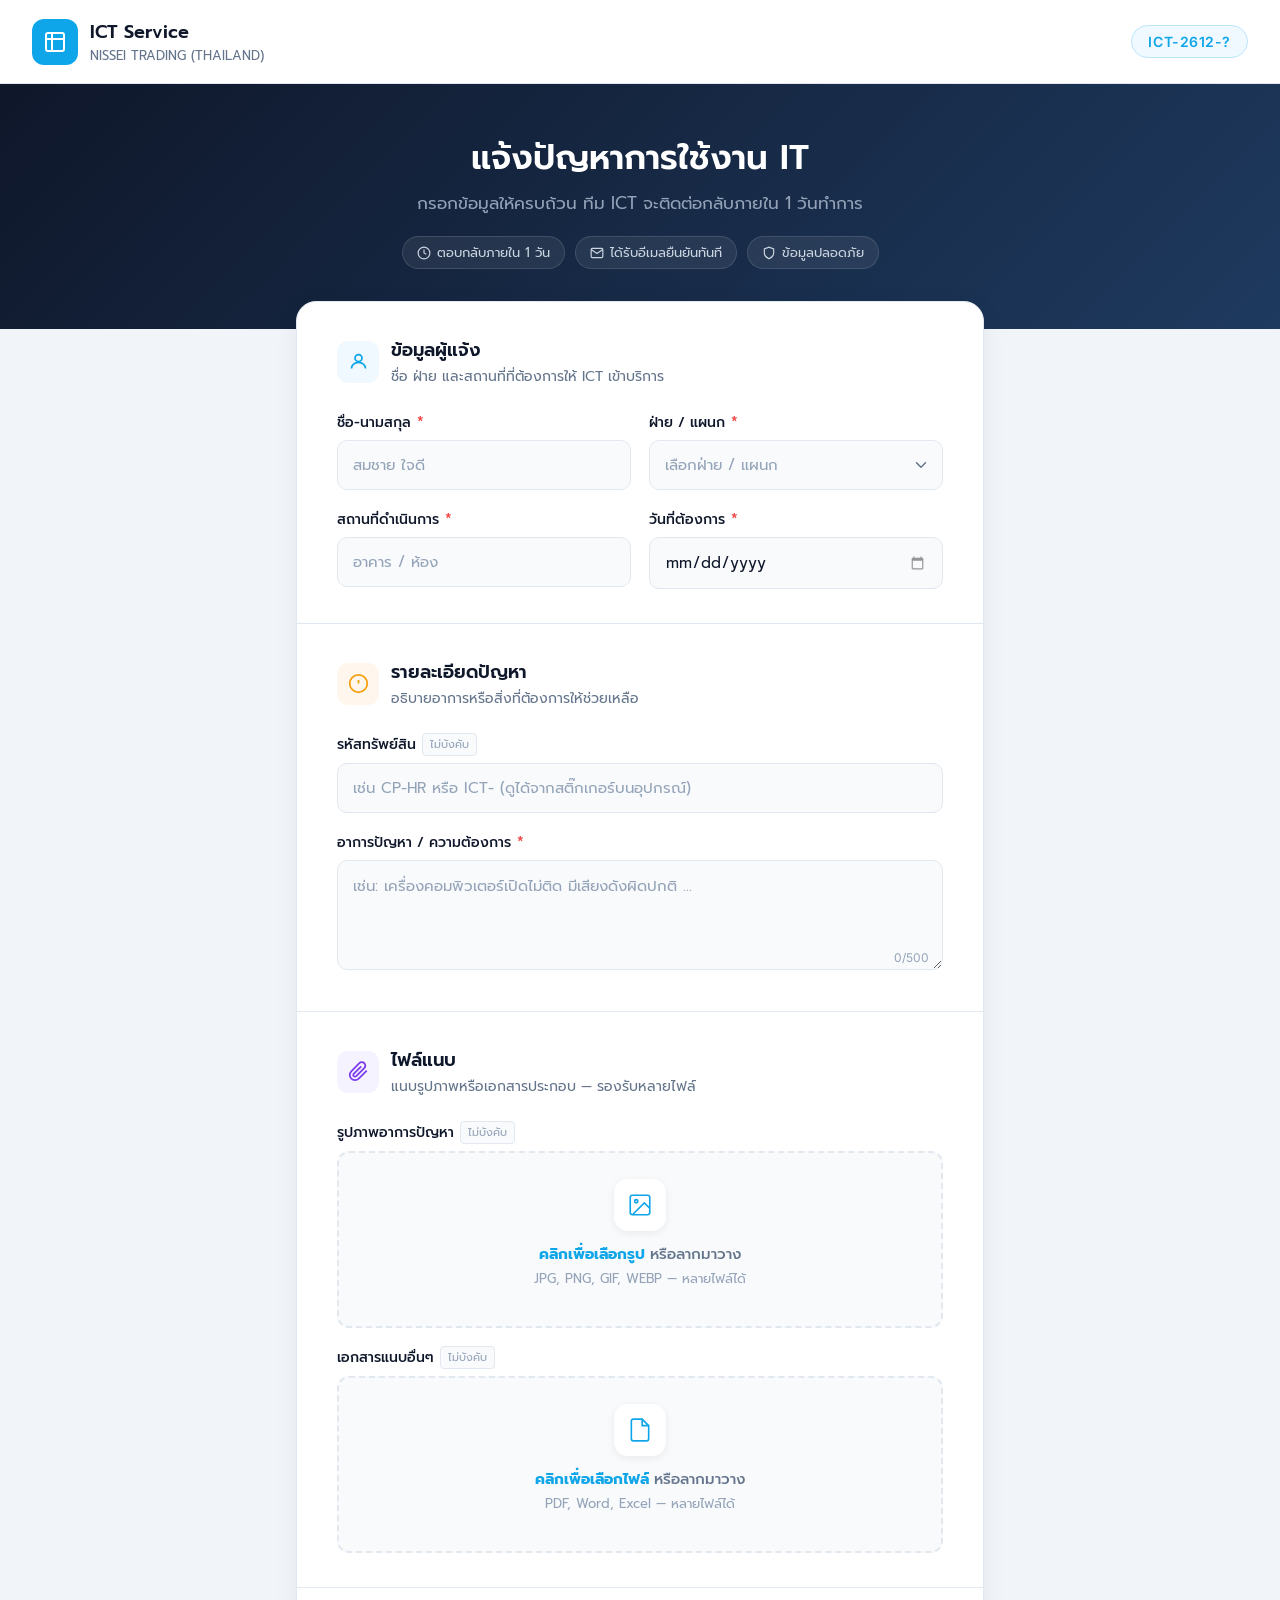
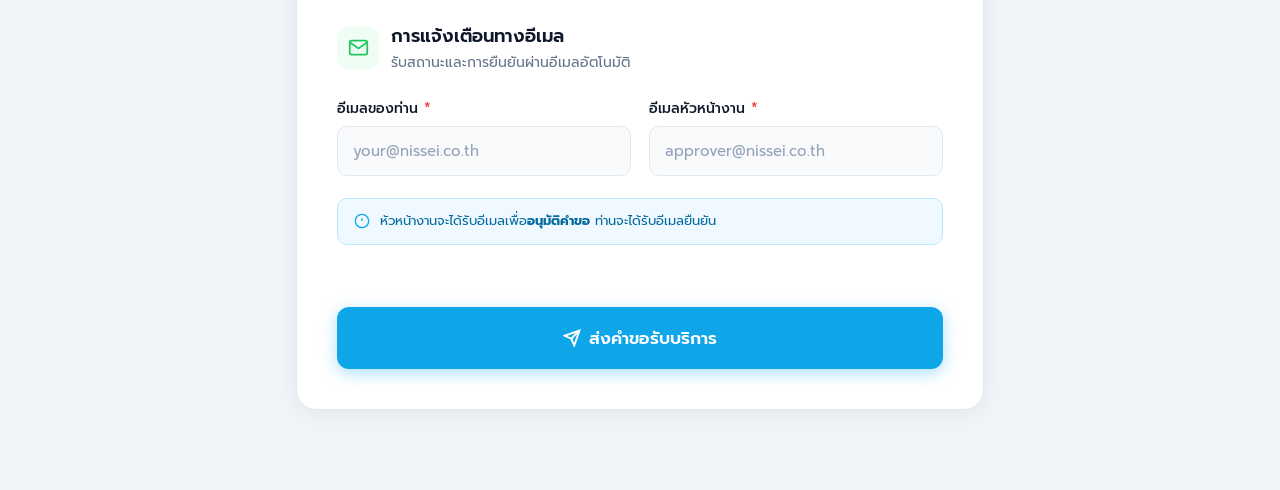
<file: index.html>
<!DOCTYPE html>
<html lang="th">
<head>
<meta charset="UTF-8">
<meta name="viewport" content="width=device-width, initial-scale=1.0">
<title>แจ้งปัญหา ICT</title>
<link href="https://fonts.googleapis.com/css2?family=Prompt:wght@300;400;500;600&family=Inter:wght@400;500;600&display=swap" rel="stylesheet">
<link rel="stylesheet" href="css/index.css">
</head>
<body>

<div id="progressBar"></div>

<!-- Top Header -->
<div class="top-header">
  <div class="brand">
    <div class="brand-icon">
      <svg viewBox="0 0 24 24" fill="none" xmlns="http://www.w3.org/2000/svg">
        <path d="M9 3H5a2 2 0 0 0-2 2v4m6-6h10a2 2 0 0 1 2 2v4M9 3v18m0 0h10a2 2 0 0 0 2-2V9M9 21H5a2 2 0 0 1-2-2V9m0 0h18" stroke="white" stroke-width="2" stroke-linecap="round"/>
      </svg>
    </div>
    <div>
      <div class="brand-name">ICT Service</div>
      <div class="brand-sub">NISSEI TRADING (THAILAND)</div>
    </div>
  </div>
  <div class="ticket-tag" id="ticketTag">กำลังโหลด...</div>
</div>

<!-- Hero -->
<div class="hero">
  <h1>แจ้งปัญหาการใช้งาน IT</h1>
  <p>กรอกข้อมูลให้ครบถ้วน ทีม ICT จะติดต่อกลับภายใน 1 วันทำการ</p>
  <div class="hero-chips">
    <div class="hero-chip">
      <svg width="12" height="12" viewBox="0 0 24 24" fill="none" stroke="currentColor" stroke-width="2"><circle cx="12" cy="12" r="10"/><polyline points="12 6 12 12 16 14"/></svg>
      ตอบกลับภายใน 1 วัน
    </div>
    <div class="hero-chip">
      <svg width="12" height="12" viewBox="0 0 24 24" fill="none" stroke="currentColor" stroke-width="2"><path d="M4 4h16c1.1 0 2 .9 2 2v12c0 1.1-.9 2-2 2H4c-1.1 0-2-.9-2-2V6c0-1.1.9-2 2-2z"/><polyline points="22,6 12,13 2,6"/></svg>
      ได้รับอีเมลยืนยันทันที
    </div>
    <div class="hero-chip">
      <svg width="12" height="12" viewBox="0 0 24 24" fill="none" stroke="currentColor" stroke-width="2"><path d="M12 22s8-4 8-10V5l-8-3-8 3v7c0 6 8 10 8 10z"/></svg>
      ข้อมูลปลอดภัย
    </div>
  </div>
</div>

<!-- Form -->
<div class="form-wrap">
  <div class="card" id="mainCard">
    <div id="formView">

      <!-- Section 1: ผู้แจ้ง -->
      <div class="section" id="s1">
        <div class="section-head">
          <div class="section-icon blue">
            <svg viewBox="0 0 24 24" fill="none" stroke="#0EA5E9" stroke-width="2"><circle cx="12" cy="8" r="4"/><path d="M4 20c0-4 3.6-7 8-7s8 3 8 7"/></svg>
          </div>
          <div>
            <div class="section-title">ข้อมูลผู้แจ้ง</div>
            <div class="section-desc">ชื่อ ฝ่าย และสถานที่ที่ต้องการให้ ICT เข้าบริการ</div>
          </div>
        </div>
        <div class="fields">
          <div class="row2">
            <div class="field">
              <label>ชื่อ-นามสกุล <span class="req">*</span></label>
              <input type="text" id="requester_name" placeholder="สมชาย ใจดี" required>
            </div>
            <div class="field">
              <label>ฝ่าย / แผนก <span class="req">*</span></label>
              <select id="department" required>
                <option value="" disabled selected>เลือกฝ่าย / แผนก</option>
                <option value="EOP">EOP</option>
                <option value="ACC/FN">ACC/FN</option>
                <option value="QAQC">QAQC</option>
                <option value="ST">ST</option>
                <option value="QS">QS</option>
                <option value="Store">Store</option>
                <option value="การตลาด">การตลาด</option>
                <option value="Sale&EN">Sale&EN</option>
                <option value="R&D">R&D</option>
                <option value="PU">PU</option>
                <option value="PC">PC</option>
                <option value="HR">HR</option>
                <option value="GA">GA</option>
                <option value="IM-EX">IM-EX</option>
                <option value="ICT">ICT</option>
                <option value="PD/Injection">PD/Injection</option>
                <option value="PD/Dip molding">PD/Dip molding</option>
                <option value="PD/Extrusion">PD/Extrusion</option>
                <option value="PD/Packing">PD/Packing</option>
                <option value="PD/Dip coating">PD/Dip coating</option>
                <option value="PE">PE</option>
                <option value="PE/MA">PE/MA</option>
                <option value="Other">Other</option>
              </select>
            </div>
          </div>
          <div class="row2">
            <div class="field">
              <label>สถานที่ดำเนินการ <span class="req">*</span></label>
              <input type="text" id="location" placeholder="อาคาร / ห้อง" required>
            </div>
            <div class="field">
              <label>วันที่ต้องการ <span class="req">*</span></label>
              <input type="date" id="required_date" required>
            </div>
          </div>
        </div>
      </div>

      <!-- Section 2: ปัญหา -->
      <div class="section" id="s2">
        <div class="section-head">
          <div class="section-icon orange">
            <svg viewBox="0 0 24 24" fill="none" stroke="#F59E0B" stroke-width="2"><circle cx="12" cy="12" r="10"/><line x1="12" y1="8" x2="12" y2="12"/><line x1="12" y1="16" x2="12.01" y2="16"/></svg>
          </div>
          <div>
            <div class="section-title">รายละเอียดปัญหา</div>
            <div class="section-desc">อธิบายอาการหรือสิ่งที่ต้องการให้ช่วยเหลือ</div>
          </div>
        </div>
        <div class="fields">
          <div class="field">
            <label>รหัสทรัพย์สิน <span class="opt">ไม่บังคับ</span></label>
            <input type="text" id="asset_id" placeholder="เช่น CP-HR หรือ ICT- (ดูได้จากสติ๊กเกอร์บนอุปกรณ์)">
          </div>
          <div class="field">
            <label>อาการปัญหา / ความต้องการ <span class="req">*</span></label>
            <div class="char-wrap">
              <textarea id="issue_detail" maxlength="500" placeholder="เช่น: เครื่องคอมพิวเตอร์เปิดไม่ติด มีเสียงดังผิดปกติ ..." required oninput="updateChar(this,'ic')"></textarea>
              <span class="char-count"><span id="ic">0</span>/500</span>
            </div>
          </div>
        </div>
      </div>

      <!-- Section 3: ไฟล์แนบ -->
      <div class="section" id="s3">
        <div class="section-head">
          <div class="section-icon purple">
            <svg viewBox="0 0 24 24" fill="none" stroke="#7C3AED" stroke-width="2"><path d="M21.44 11.05l-9.19 9.19a6 6 0 0 1-8.49-8.49l9.19-9.19a4 4 0 0 1 5.66 5.66l-9.2 9.19a2 2 0 0 1-2.83-2.83l8.49-8.48"/></svg>
          </div>
          <div>
            <div class="section-title">ไฟล์แนบ</div>
            <div class="section-desc">แนบรูปภาพหรือเอกสารประกอบ — รองรับหลายไฟล์</div>
          </div>
        </div>
        <div class="fields">
          <!-- รูปภาพ -->
          <div class="field">
            <label>รูปภาพอาการปัญหา <span class="opt">ไม่บังคับ</span></label>
            <div class="upload-zone" id="imgZone">
              <input type="file" id="issue_img" accept="image/*" multiple onchange="handleImgFiles(this)">
              <div class="upload-inner" id="imgInner">
                <div class="upload-icon">
                  <svg viewBox="0 0 24 24" fill="none" stroke="currentColor" stroke-width="1.5"><rect x="3" y="3" width="18" height="18" rx="2"/><circle cx="8.5" cy="8.5" r="1.5"/><polyline points="21 15 16 10 5 21"/></svg>
                </div>
                <p><strong>คลิกเพื่อเลือกรูป</strong> หรือลากมาวาง</p>
                <span>JPG, PNG, GIF, WEBP — หลายไฟล์ได้</span>
              </div>
              <div class="preview-grid" id="imgPreviews"></div>
            </div>
          </div>
          <!-- เอกสาร -->
          <div class="field">
            <label>เอกสารแนบอื่นๆ <span class="opt">ไม่บังคับ</span></label>
            <div class="upload-zone" id="attachZone">
              <input type="file" id="attachment" multiple onchange="handleDocFiles(this)">
              <div class="upload-inner" id="attachInner">
                <div class="upload-icon">
                  <svg viewBox="0 0 24 24" fill="none" stroke="currentColor" stroke-width="1.5"><path d="M14 2H6a2 2 0 0 0-2 2v16a2 2 0 0 0 2 2h12a2 2 0 0 0 2-2V8z"/><polyline points="14 2 14 8 20 8"/></svg>
                </div>
                <p><strong>คลิกเพื่อเลือกไฟล์</strong> หรือลากมาวาง</p>
                <span>PDF, Word, Excel — หลายไฟล์ได้</span>
              </div>
              <div class="file-list" id="attachList"></div>
            </div>
          </div>
        </div>
      </div>

      <!-- Section 4: อีเมล -->
      <div class="section" id="s4">
        <div class="section-head">
          <div class="section-icon green">
            <svg viewBox="0 0 24 24" fill="none" stroke="#22C55E" stroke-width="2"><path d="M4 4h16c1.1 0 2 .9 2 2v12c0 1.1-.9 2-2 2H4c-1.1 0-2-.9-2-2V6c0-1.1.9-2 2-2z"/><polyline points="22,6 12,13 2,6"/></svg>
          </div>
          <div>
            <div class="section-title">การแจ้งเตือนทางอีเมล</div>
            <div class="section-desc">รับสถานะและการยืนยันผ่านอีเมลอัตโนมัติ</div>
          </div>
        </div>
        <div class="fields">
          <div class="row2">
            <div class="field">
              <label>อีเมลของท่าน <span class="req">*</span></label>
              <input type="email" id="requester_email" placeholder="your@nissei.co.th" required>
            </div>
            <div class="field">
              <label>อีเมลหัวหน้างาน <span class="req">*</span></label>
              <input type="email" id="manager_email" placeholder="approver@nissei.co.th" required>
            </div>
          </div>
          <div class="email-note">
            <svg viewBox="0 0 24 24" fill="none" stroke="currentColor" stroke-width="2"><circle cx="12" cy="12" r="10"/><line x1="12" y1="8" x2="12" y2="12"/><line x1="12" y1="16" x2="12.01" y2="16"/></svg>
            <p>หัวหน้างานจะได้รับอีเมลเพื่อ<strong>อนุมัติคำขอ</strong> ท่านจะได้รับอีเมลยืนยัน</p>
          </div>
        </div>
      </div>

      <!-- Submit -->
      <div class="submit-wrap">
        <button class="submit-btn" id="submitBtn" onclick="submitForm()">
          <svg width="18" height="18" viewBox="0 0 24 24" fill="none" stroke="currentColor" stroke-width="2.5"><path d="M22 2L11 13"/><path d="M22 2L15 22l-4-9-9-4 20-7z"/></svg>
          ส่งคำขอรับบริการ
        </button>
      </div>

    </div><!-- /formView -->

    <!-- Success -->
    <div class="success-wrap" id="successView">
      <div class="success-ring">
        <svg viewBox="0 0 24 24" fill="none" stroke="#16A34A" stroke-width="2.5"><polyline points="20 6 9 17 4 12"/></svg>
      </div>
      <h2>ส่งคำขอเรียบร้อยแล้ว!</h2>
      <div class="sub">ทีม ICT ได้รับคำขอของท่านแล้ว<br>จะดำเนินการติดต่อกลับตามวันที่ระบุ</div>
      <div class="ticket-display" id="successNo">–</div>
      <button class="copy-btn" onclick="copyTicket()">
        <svg width="12" height="12" viewBox="0 0 24 24" fill="none" stroke="currentColor" stroke-width="2"><rect x="9" y="9" width="13" height="13" rx="2"/><path d="M5 15H4a2 2 0 0 1-2-2V4a2 2 0 0 1 2-2h9a2 2 0 0 1 2 2v1"/></svg>
        คัดลอกหมายเลขตั๋ว
      </button>
      <button class="new-btn" onclick="resetAll()">แจ้งปัญหาใหม่</button>
    </div>
  </div>
</div>

<div class="toast" id="toast"></div>

<script src="js/index.js"></script>
</body>
</html>
</file>
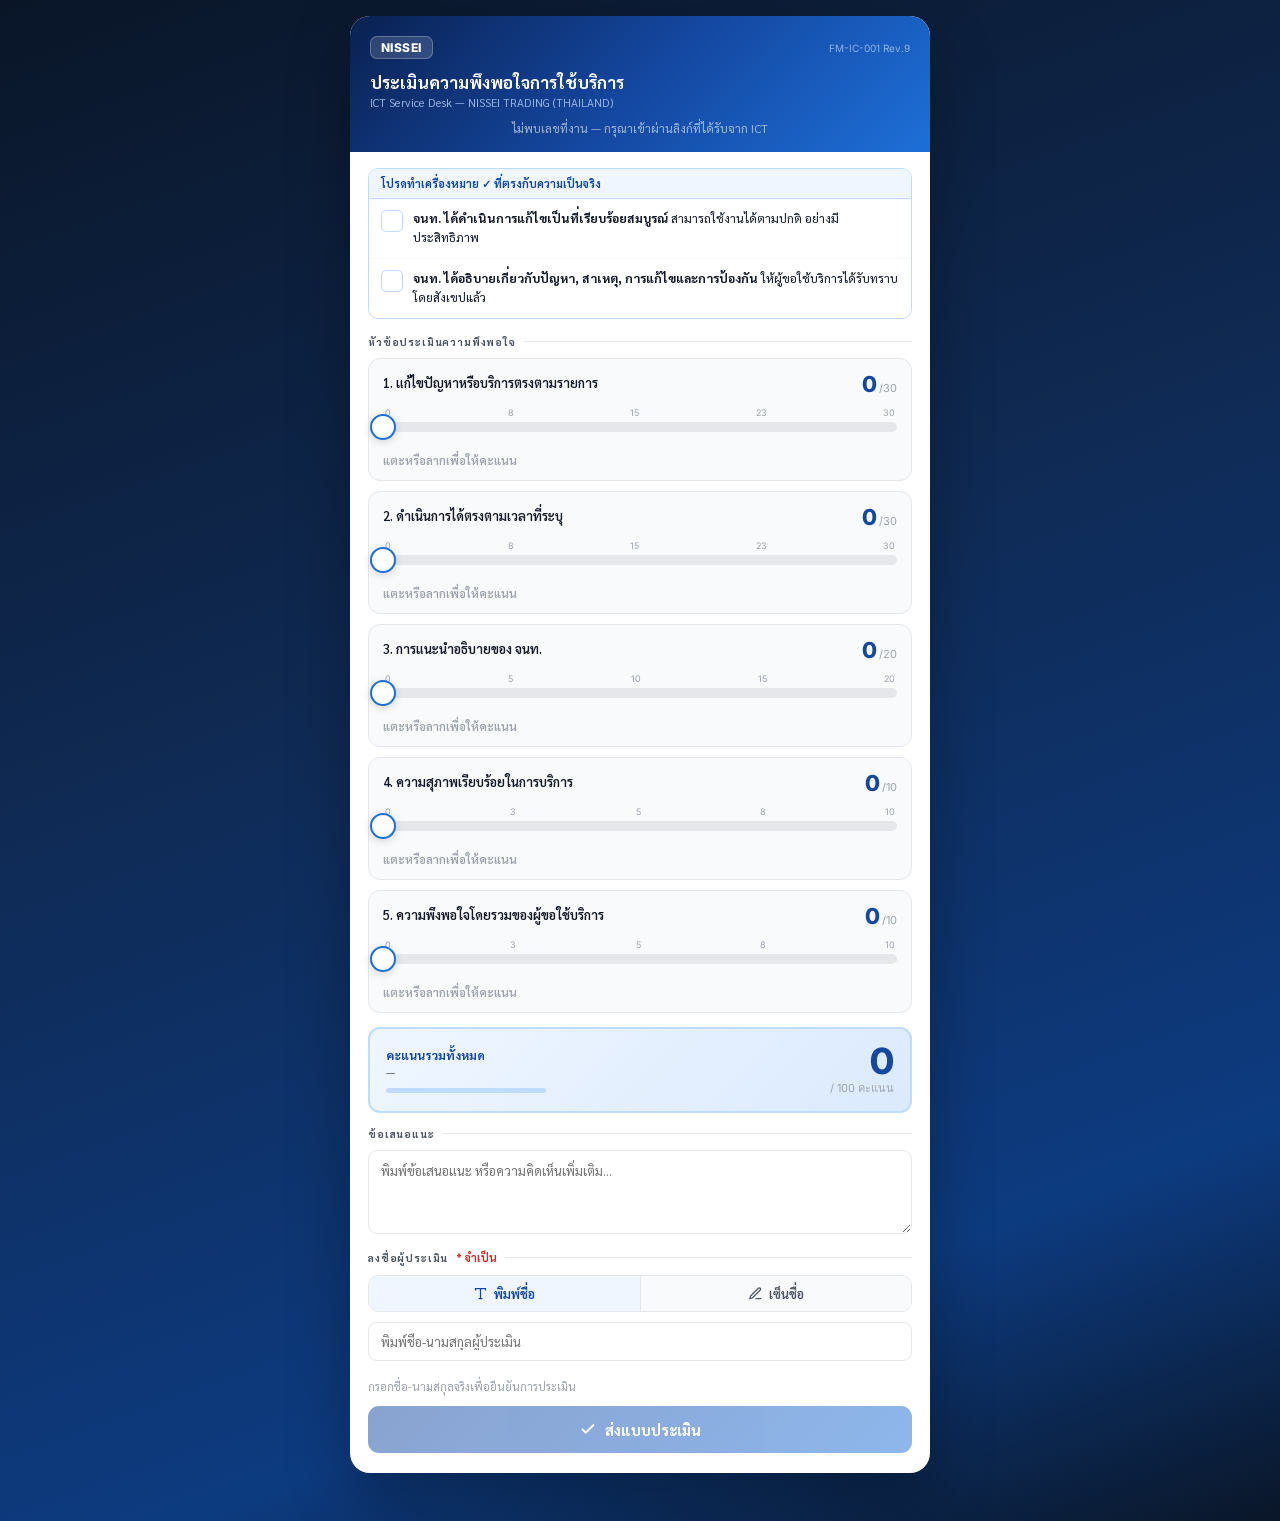
<file: survey.html>
<!DOCTYPE html>
<html lang="th">
<head>
<meta charset="UTF-8">
<meta name="viewport" content="width=device-width, initial-scale=1.0, user-scalable=no">
<title>ประเมินความพึงพอใจ — ICT Service Desk</title>
<link href="https://fonts.googleapis.com/css2?family=Sarabun:wght@300;400;500;600;700&family=Inter:wght@400;600;700;800&display=swap" rel="stylesheet">
<link rel="stylesheet" href="css/survey.css">
</head>
<body>
<div class="card">
  <!-- HEADER -->
  <div class="hd">
    <div class="hd-top">
      <div class="logo">NISSEI</div>
      <div class="doc-badge">FM-IC-001 Rev.9</div>
    </div>
    <div class="hd-title">ประเมินความพึงพอใจการใช้บริการ</div>
    <div class="hd-sub">ICT Service Desk — NISSEI TRADING (THAILAND)</div>

    <!-- TICKET INFO -->
    <div class="ticket-card" id="ticketCard" style="display:none;">
      <div class="ticket-card-row">
        <span class="tc-key">เลขที่งาน</span>
        <span class="tc-val tk" id="tc-no">—</span>
      </div>
      <div class="ticket-card-row">
        <span class="tc-key">ผู้แจ้ง</span>
        <span class="tc-val" id="tc-requester">—</span>
      </div>
      <div class="ticket-card-row">
        <span class="tc-key">แผนก</span>
        <span class="tc-val" id="tc-dept">—</span>
      </div>
      <div class="ticket-card-row">
        <span class="tc-key">ปัญหา</span>
        <span class="tc-val" id="tc-issue">—</span>
      </div>
      <div class="ticket-card-row" id="tc-action-row" style="display:none;">
        <span class="tc-key">การแก้ไข</span>
        <span class="tc-val" id="tc-action">—</span>
      </div>
      <div class="ticket-card-row" id="tc-staff-row" style="display:none;">
        <span class="tc-key">เจ้าหน้าที่</span>
        <span class="tc-val" id="tc-staff">—</span>
      </div>
    </div>

    <div id="ticketLoading" style="color:rgba(255,255,255,.6);font-size:12px;margin-top:10px;text-align:center;">กำลังโหลดข้อมูลงาน...</div>
  </div>

  <div class="body">
    <div class="already-banner" id="alreadyBanner">✅ คุณได้ส่งแบบประเมินนี้แล้ว ขอบคุณ!</div>
    <div class="err-toast" id="errToast"></div>

    <!-- FORM -->
    <div id="formSection">
      <!-- CHECKBOX -->
      <div class="chk-wrap">
        <div class="chk-hd">โปรดทำเครื่องหมาย ✓ ที่ตรงกับความเป็นจริง</div>
        <div class="chk-row" onclick="toggleChk('c1')">
          <div class="chk-box" id="c1"><span class="chk-tick">✓</span></div>
          <div class="chk-text"><b>จนท. ได้ดำเนินการแก้ไขเป็นที่เรียบร้อยสมบูรณ์</b> สามารถใช้งานได้ตามปกติ อย่างมีประสิทธิภาพ</div>
        </div>
        <div class="chk-row" onclick="toggleChk('c2')">
          <div class="chk-box" id="c2"><span class="chk-tick">✓</span></div>
          <div class="chk-text"><b>จนท. ได้อธิบายเกี่ยวกับปัญหา, สาเหตุ, การแก้ไขและการป้องกัน</b> ให้ผู้ขอใช้บริการได้รับทราบโดยสังเขปแล้ว</div>
        </div>
      </div>

      <!-- SCORE ITEMS -->
      <div class="sec-title">หัวข้อประเมินความพึงพอใจ</div>

      <!-- Q1: 0-30 -->
      <div class="score-item" id="si-1">
        <div class="score-hd">
          <div class="score-label">1. แก้ไขปัญหาหรือบริการตรงตามรายการ</div>
          <div class="score-badge"><span class="score-cur" id="cur-1">0</span><span class="score-max">/30</span></div>
        </div>
        <div class="score-track-wrap" id="trk-1" data-item="1" data-max="30"></div>
        <div class="score-hint-row"><span class="score-hint" id="hint-1" style="color:var(--mute);">แตะหรือลากเพื่อให้คะแนน</span><span class="score-emoji" id="emo-1"></span></div>
      </div>

      <!-- Q2: 0-30 -->
      <div class="score-item" id="si-2">
        <div class="score-hd">
          <div class="score-label">2. ดำเนินการได้ตรงตามเวลาที่ระบุ</div>
          <div class="score-badge"><span class="score-cur" id="cur-2">0</span><span class="score-max">/30</span></div>
        </div>
        <div class="score-track-wrap" id="trk-2" data-item="2" data-max="30"></div>
        <div class="score-hint-row"><span class="score-hint" id="hint-2" style="color:var(--mute);">แตะหรือลากเพื่อให้คะแนน</span><span class="score-emoji" id="emo-2"></span></div>
      </div>

      <!-- Q3: 0-20 -->
      <div class="score-item" id="si-3">
        <div class="score-hd">
          <div class="score-label">3. การแนะนำอธิบายของ จนท.</div>
          <div class="score-badge"><span class="score-cur" id="cur-3">0</span><span class="score-max">/20</span></div>
        </div>
        <div class="score-track-wrap" id="trk-3" data-item="3" data-max="20"></div>
        <div class="score-hint-row"><span class="score-hint" id="hint-3" style="color:var(--mute);">แตะหรือลากเพื่อให้คะแนน</span><span class="score-emoji" id="emo-3"></span></div>
      </div>

      <!-- Q4: 0-10 -->
      <div class="score-item" id="si-4">
        <div class="score-hd">
          <div class="score-label">4. ความสุภาพเรียบร้อยในการบริการ</div>
          <div class="score-badge"><span class="score-cur" id="cur-4">0</span><span class="score-max">/10</span></div>
        </div>
        <div class="score-track-wrap" id="trk-4" data-item="4" data-max="10"></div>
        <div class="score-hint-row"><span class="score-hint" id="hint-4" style="color:var(--mute);">แตะหรือลากเพื่อให้คะแนน</span><span class="score-emoji" id="emo-4"></span></div>
      </div>

      <!-- Q5: 0-10 -->
      <div class="score-item" id="si-5">
        <div class="score-hd">
          <div class="score-label">5. ความพึงพอใจโดยรวมของผู้ขอใช้บริการ</div>
          <div class="score-badge"><span class="score-cur" id="cur-5">0</span><span class="score-max">/10</span></div>
        </div>
        <div class="score-track-wrap" id="trk-5" data-item="5" data-max="10"></div>
        <div class="score-hint-row"><span class="score-hint" id="hint-5" style="color:var(--mute);">แตะหรือลากเพื่อให้คะแนน</span><span class="score-emoji" id="emo-5"></span></div>
      </div>

      <!-- TOTAL -->
      <div class="total-box">
        <div class="total-left">
          <div class="tl-label">คะแนนรวมทั้งหมด</div>
          <div class="tl-grade" id="grade-text">—</div>
          <div class="total-bar-bg" style="width:160px;">
            <div class="total-bar-fill" id="total-bar" style="width:0%;"></div>
          </div>
        </div>
        <div class="total-num-wrap">
          <div class="total-num" id="total-num">0</div>
          <div class="total-num-sub">/ 100 คะแนน</div>
        </div>
      </div>

      <!-- COMMENT -->
      <div class="sec-title">ข้อเสนอแนะ</div>
      <textarea class="comment-field" id="sv-comment" placeholder="พิมพ์ข้อเสนอแนะ หรือความคิดเห็นเพิ่มเติม..." rows="3"></textarea>

      <!-- SIGNER SECTION -->
      <div class="sec-title">ลงชื่อผู้ประเมิน <span style="color:var(--red);font-size:11px;font-weight:700;letter-spacing:0;text-transform:none;">* จำเป็น</span></div>

      <!-- TAB SELECTOR -->
      <div class="sign-tabs">
        <button class="sign-tab active" id="tab-type" onclick="switchSignTab('type')">
          <svg width="15" height="15" viewBox="0 0 24 24" fill="none" stroke="currentColor" stroke-width="2"><polyline points="4 7 4 4 20 4 20 7"/><line x1="9" y1="20" x2="15" y2="20"/><line x1="12" y1="4" x2="12" y2="20"/></svg>
          พิมพ์ชื่อ
        </button>
        <button class="sign-tab" id="tab-draw" onclick="switchSignTab('draw')">
          <svg width="15" height="15" viewBox="0 0 24 24" fill="none" stroke="currentColor" stroke-width="2"><path d="M12 20h9"/><path d="M16.5 3.5a2.121 2.121 0 0 1 3 3L7 19l-4 1 1-4L16.5 3.5z"/></svg>
          เซ็นชื่อ
        </button>
      </div>

      <!-- TYPE NAME -->
      <div id="pane-type" class="sign-pane active">
        <input class="name-field req" type="text" id="sv-name-typed" placeholder="พิมพ์ชื่อ-นามสกุลผู้ประเมิน">
        <div class="field-hint">กรอกชื่อ-นามสกุลจริงเพื่อยืนยันการประเมิน</div>
      </div>

      <!-- DRAW SIGNATURE -->
      <div id="pane-draw" class="sign-pane" style="display:none;">
        <div class="canvas-wrap">
          <canvas id="sigCanvas" width="520" height="130"></canvas>
          <div class="canvas-placeholder" id="canvasPlaceholder">เซ็นชื่อในกล่องนี้</div>
        </div>
        <div class="canvas-actions">
          <button class="btn-clear" onclick="clearCanvas()">
            <svg width="13" height="13" viewBox="0 0 24 24" fill="none" stroke="currentColor" stroke-width="2"><polyline points="23 4 23 10 17 10"/><path d="M20.49 15a9 9 0 1 1-2.12-9.36L23 10"/></svg>
            ล้างลายเซ็น
          </button>
          <span class="canvas-hint" id="canvasHint" style="color:var(--mute);">ยังไม่ได้เซ็น</span>
        </div>
      </div>

      <button class="btn-submit" id="btnSubmit" onclick="submitSurvey()">
        <svg width="18" height="18" viewBox="0 0 24 24" fill="none" stroke="currentColor" stroke-width="2.5"><polyline points="20 6 9 17 4 12"/></svg>
        ส่งแบบประเมิน
      </button>
    </div>

    <!-- SUCCESS -->
    <div class="success-wrap" id="successWrap">
      <div class="success-icon">🎉</div>
      <div class="success-title">ขอบคุณสำหรับการประเมิน!</div>
      <div class="success-sub">ความเห็นของคุณมีคุณค่าอย่างมาก<br>และจะช่วยให้เราพัฒนาการบริการได้ดียิ่งขึ้น</div>
      <div class="success-score-box">
        <div style="font-size:12px;color:var(--g);font-weight:700;margin-bottom:4px;">คะแนนรวม</div>
        <div class="success-num" id="suc-total">—</div>
        <div class="success-grade" id="suc-grade">—</div>
        <div class="success-breakdown" id="suc-breakdown"></div>
      </div>
      <div class="close-note">สามารถปิดหน้านี้ได้เลย</div>
    </div>
  </div>
</div>

<script src="js/survey.js"></script>
</body>
</html>
</file>
<file: css/index.css>
*,*::before,*::after{box-sizing:border-box;margin:0;padding:0;}
:root{
  --sky:#0EA5E9;--sky-d:#0284C7;--sky-pale:#F0F9FF;--sky-border:#BAE6FD;
  --ok:#22C55E;--warn:#F59E0B;--err:#EF4444;
  --ink:#0F172A;--sub:#64748B;--mute:#94A3B8;
  --border:#E2E8F0;--field:#F8FAFC;--white:#FFFFFF;--bg:#F1F5F9;
}
body{font-family:'Prompt',sans-serif;background:var(--bg);min-height:100vh;padding:0 0 80px;}

/* ── PROGRESS BAR ── */
#progressBar{position:fixed;top:0;left:0;height:3px;background:linear-gradient(90deg,var(--sky),#38BDF8);width:0%;transition:width .4s ease;z-index:100;border-radius:0 2px 2px 0;}

/* ── TOP HEADER ── */
.top-header{
  background:var(--white);border-bottom:1px solid var(--border);
  padding:18px 32px;display:flex;align-items:center;justify-content:space-between;
}
.brand{display:flex;align-items:center;gap:12px;}
.brand-icon{width:46px;height:46px;background:var(--sky);border-radius:12px;display:flex;align-items:center;justify-content:center;}
.brand-icon svg{width:24px;height:24px;}
.brand-name{font-size:18px;font-weight:600;color:var(--ink);}
.brand-sub{font-size:13px;color:var(--sub);}
.ticket-tag{
  font-family:'Inter',sans-serif;font-size:14px;font-weight:600;
  color:var(--sky);background:var(--sky-pale);border:1px solid var(--sky-border);
  border-radius:20px;padding:7px 16px;letter-spacing:.04em;
}

/* ── HERO ── */
.hero{
  background:linear-gradient(135deg,#0F172A 0%,#1E3A5F 100%);
  padding:52px 24px 60px;text-align:center;
}
.hero h1{font-size:34px;font-weight:600;color:var(--white);line-height:1.3;}
.hero p{font-size:17px;color:#94A3B8;margin-top:10px;}
.hero-chips{display:flex;justify-content:center;gap:10px;margin-top:20px;flex-wrap:wrap;}
.hero-chip{
  display:inline-flex;align-items:center;gap:6px;
  font-size:13px;color:#CBD5E1;background:rgba(255,255,255,.07);
  border:1px solid rgba(255,255,255,.12);border-radius:20px;padding:6px 14px;
}
.hero-chip svg{width:14px;height:14px;}

/* ── MAIN CARD ── */
.form-wrap{max-width:720px;margin:-28px auto 0;padding:0 16px;}
.card{background:var(--white);border-radius:20px;border:1px solid var(--border);overflow:hidden;box-shadow:0 4px 24px rgba(0,0,0,.06);}

/* ── SECTION ── */
.section{padding:34px 40px;}
.section+.section{border-top:1px solid var(--border);}
.section-head{display:flex;align-items:center;gap:12px;margin-bottom:24px;}
.section-icon{
  width:42px;height:42px;border-radius:11px;
  display:flex;align-items:center;justify-content:center;flex-shrink:0;
}
.section-icon.blue{background:var(--sky-pale);}
.section-icon.green{background:#F0FDF4;}
.section-icon.purple{background:#F5F3FF;}
.section-icon.orange{background:#FFF7ED;}
.section-icon svg{width:21px;height:21px;}
.section-title{font-size:18px;font-weight:600;color:var(--ink);}
.section-desc{font-size:14px;color:var(--sub);margin-top:2px;}

/* ── FIELD ── */
.fields{display:flex;flex-direction:column;gap:18px;}
.row2{display:grid;grid-template-columns:1fr 1fr;gap:18px;}
.field{display:flex;flex-direction:column;gap:7px;}
.field label{
  font-size:14px;font-weight:500;color:var(--ink);
  display:flex;align-items:center;gap:6px;
}
.req{color:var(--err);font-size:15px;}
.opt{
  font-size:11px;color:var(--mute);background:var(--field);
  border:1px solid var(--border);border-radius:4px;padding:2px 7px;font-weight:400;
}

input[type=text],input[type=email],input[type=date],textarea,select{
  font-family:'Prompt',sans-serif;font-size:15px;color:var(--ink);
  background:var(--field);border:1.5px solid var(--border);
  border-radius:10px;padding:13px 15px;width:100%;outline:none;
  transition:border-color .15s,box-shadow .15s,background .15s;
  -webkit-appearance:none;
}
input::placeholder,textarea::placeholder{color:var(--mute);}
input:focus,textarea:focus,select:focus{
  border-color:var(--sky);background:var(--white);
  box-shadow:0 0 0 3px rgba(14,165,233,.10);
}
textarea{resize:vertical;min-height:110px;line-height:1.7;}
input[type=date]::-webkit-calendar-picker-indicator{opacity:.4;cursor:pointer;}
select{
  appearance:none;-webkit-appearance:none;-moz-appearance:none;
  background-image:url("data:image/svg+xml;utf8,<svg xmlns='http://www.w3.org/2000/svg' width='18' height='18' viewBox='0 0 24 24' fill='none' stroke='%2364748B' stroke-width='2' stroke-linecap='round' stroke-linejoin='round'><polyline points='6 9 12 15 18 9'/></svg>");
  background-repeat:no-repeat;background-position:right 12px center;padding-right:38px;cursor:pointer;
}
select:invalid{color:var(--mute);}

/* ── CHAR COUNT ── */
.char-wrap{position:relative;}
.char-count{position:absolute;bottom:12px;right:14px;font-size:12px;color:var(--mute);font-family:'Inter',sans-serif;}

/* ── FILE UPLOAD ── */
.upload-zone{
  border:2px dashed var(--border);border-radius:12px;
  background:var(--field);cursor:pointer;position:relative;
  transition:border-color .15s,background .15s;overflow:hidden;
}
.upload-zone:hover,.upload-zone.over{border-color:var(--sky);background:var(--sky-pale);}
.upload-zone input[type=file]{position:absolute;inset:0;opacity:0;width:100%;height:100%;cursor:pointer;}
.upload-inner{padding:26px;text-align:center;}
.upload-icon{
  width:52px;height:52px;border-radius:14px;background:var(--white);
  display:flex;align-items:center;justify-content:center;margin:0 auto 12px;
  box-shadow:0 2px 8px rgba(0,0,0,.07);
}
.upload-icon svg{width:26px;height:26px;color:var(--sky);}
.upload-inner p{font-size:15px;color:var(--sub);font-weight:500;}
.upload-inner p strong{color:var(--sky);}
.upload-inner span{font-size:13px;color:var(--mute);display:block;margin-top:4px;}

/* previews */
.preview-grid{display:grid;grid-template-columns:repeat(auto-fill,minmax(80px,1fr));gap:8px;padding:0 12px 12px;}
.preview-item{
  position:relative;border-radius:8px;overflow:hidden;
  background:var(--field);border:1px solid var(--border);
  aspect-ratio:1;
}
.preview-item img{width:100%;height:100%;object-fit:cover;}
.preview-item .file-thumb{
  width:100%;height:100%;display:flex;flex-direction:column;
  align-items:center;justify-content:center;gap:4px;padding:6px;
}
.preview-item .file-thumb svg{width:26px;height:26px;color:var(--sky);}
.preview-item .file-thumb span{font-size:11px;color:var(--sub);text-align:center;word-break:break-all;line-height:1.3;}
.preview-item .remove{
  position:absolute;top:4px;right:4px;width:22px;height:22px;
  background:rgba(0,0,0,.55);border:none;border-radius:50%;cursor:pointer;
  display:flex;align-items:center;justify-content:center;color:white;font-size:13px;
  transition:background .15s;
}
.preview-item .remove:hover{background:var(--err);}

/* file list (non-image) */
.file-list{display:flex;flex-direction:column;gap:6px;padding:0 12px 12px;}
.file-row{
  display:flex;align-items:center;gap:8px;
  background:var(--field);border:1px solid var(--border);
  border-radius:8px;padding:8px 10px;
}
.file-row svg{width:19px;height:19px;color:var(--sky);flex-shrink:0;}
.file-row span{font-size:14px;color:var(--ink);flex:1;overflow:hidden;text-overflow:ellipsis;white-space:nowrap;}
.file-row .sz{font-size:12px;color:var(--mute);font-family:'Inter',sans-serif;}
.file-row .rm{background:none;border:none;cursor:pointer;color:var(--mute);padding:0;font-size:18px;line-height:1;transition:color .15s;}
.file-row .rm:hover{color:var(--err);}

/* ── EMAIL NOTICE ── */
.email-note{
  background:var(--sky-pale);border:1px solid var(--sky-border);
  border-radius:10px;padding:12px 16px;
  display:flex;align-items:flex-start;gap:10px;margin-top:4px;
}
.email-note svg{width:16px;height:16px;color:var(--sky);flex-shrink:0;margin-top:2px;}
.email-note p{font-size:13px;color:#0369A1;line-height:1.6;}

/* ── SUBMIT ── */
.submit-wrap{padding:28px 40px 40px;}
.submit-btn{
  width:100%;padding:18px;
  background:var(--sky);color:var(--white);
  border:none;border-radius:12px;
  font-family:'Prompt',sans-serif;font-size:17px;font-weight:600;
  cursor:pointer;display:flex;align-items:center;justify-content:center;gap:8px;
  transition:background .15s,transform .1s,box-shadow .15s;
  box-shadow:0 4px 16px rgba(14,165,233,.35);
}
.submit-btn:hover{background:var(--sky-d);box-shadow:0 6px 24px rgba(14,165,233,.45);}
.submit-btn:active{transform:scale(.98);}
.submit-btn:disabled{opacity:.55;cursor:not-allowed;transform:none;}

/* ── SUCCESS ── */
.success-wrap{
  display:none;flex-direction:column;align-items:center;
  text-align:center;padding:72px 40px;
}
.success-ring{
  width:84px;height:84px;border-radius:50%;
  background:linear-gradient(135deg,#DCFCE7,#BBF7D0);
  display:flex;align-items:center;justify-content:center;margin-bottom:24px;
  box-shadow:0 0 0 8px rgba(34,197,94,.08);
}
.success-ring svg{width:40px;height:40px;}
.success-wrap h2{font-size:26px;font-weight:600;color:var(--ink);}
.success-wrap .sub{font-size:15px;color:var(--sub);margin-top:8px;line-height:1.7;}
.ticket-display{
  margin:28px 0 10px;padding:16px 36px;
  background:var(--sky-pale);border:1.5px solid var(--sky-border);border-radius:12px;
  font-family:'Inter',sans-serif;font-size:26px;font-weight:700;
  color:var(--sky);letter-spacing:.05em;
}
.copy-btn{
  background:none;border:1px solid var(--border);border-radius:8px;
  padding:8px 16px;font-family:'Prompt',sans-serif;font-size:14px;
  color:var(--sub);cursor:pointer;transition:all .15s;display:inline-flex;align-items:center;gap:6px;
}
.copy-btn:hover{border-color:var(--sky);color:var(--sky);}
.new-btn{
  margin-top:24px;padding:14px 32px;
  background:var(--ink);color:white;border:none;border-radius:10px;
  font-family:'Prompt',sans-serif;font-size:16px;font-weight:500;
  cursor:pointer;transition:background .15s;
}
.new-btn:hover{background:#1E293B;}

/* ── TOAST ── */
.toast{
  position:fixed;bottom:28px;left:50%;
  transform:translateX(-50%) translateY(16px);
  background:var(--ink);color:white;
  padding:11px 20px;border-radius:10px;font-size:13px;
  opacity:0;transition:opacity .25s,transform .25s;
  pointer-events:none;white-space:nowrap;z-index:200;
  display:flex;align-items:center;gap:8px;
}
.toast.show{opacity:1;transform:translateX(-50%) translateY(0);}
.toast.err{background:var(--err);}
.toast.ok{background:var(--ok);}

@keyframes spin{to{transform:rotate(360deg);}}

/* ── DESKTOP WIDE ── */
/* ── MOBILE ── */
@media(max-width:520px){
  .top-header{padding:14px 18px;}
  .brand-icon{width:40px;height:40px;}
  .brand-name{font-size:16px;}
  .brand-sub{font-size:11px;}
  .ticket-tag{font-size:12px;padding:6px 12px;}
  .form-wrap{margin-top:-20px;padding:0 10px;}
  .section{padding:24px 18px;}
  .row2{grid-template-columns:1fr;}
  .submit-wrap{padding:20px 18px 30px;}
  .hero{padding:36px 18px 48px;}
  .hero h1{font-size:24px;}
  .hero p{font-size:14px;}
  .hero-chip{font-size:11px;padding:5px 11px;}
  .section-title{font-size:16px;}
  .section-desc{font-size:12px;}
}
</file>
<file: css/survey.css>
*,*::before,*::after{box-sizing:border-box;margin:0;padding:0;}
:root{
  --g:#1447A0;--gm:#1D6FD8;--gl:#60A5FA;--gp:#EFF6FF;--gb:#BFDBFE;
  --ink:#111827;--sub:#4B5563;--mute:#9CA3AF;
  --border:#E5E7EB;--field:#F9FAFB;--w:#fff;
  --amber:#D97706;--red:#DC2626;--blue:#1D4ED8;
}
html{background:linear-gradient(160deg,#0A1628 0%,#0F2952 40%,#0D3B80 80%,#0A1628 100%);min-height:100%;}
body{font-family:'Sarabun',sans-serif;color:var(--ink);min-height:100vh;padding:16px 12px 48px;}

.card{background:var(--w);border-radius:20px;max-width:580px;margin:0 auto;overflow:hidden;box-shadow:0 24px 64px rgba(0,0,0,.3);}

/* HEADER */
.hd{background:linear-gradient(135deg,#0A2151,#1447A0,#1D6FD8);padding:20px 20px 16px;}
.hd-top{display:flex;align-items:center;justify-content:space-between;margin-bottom:12px;}
.logo{background:rgba(255,255,255,.15);border:1px solid rgba(255,255,255,.25);border-radius:7px;padding:3px 10px;font-family:'Inter',sans-serif;font-size:12px;font-weight:800;color:#fff;letter-spacing:.04em;}
.doc-badge{font-size:10px;color:rgba(180,210,255,.75);font-family:'Inter',sans-serif;}
.hd-title{font-size:17px;font-weight:700;color:#fff;margin-bottom:2px;}
.hd-sub{font-size:11.5px;color:rgba(180,210,255,.8);}

/* TICKET INFO CARD */
.ticket-card{background:rgba(255,255,255,.1);border:1px solid rgba(255,255,255,.2);border-radius:12px;padding:12px 14px;margin-top:12px;}
.ticket-card-row{display:flex;gap:8px;margin-bottom:6px;align-items:flex-start;}
.ticket-card-row:last-child{margin-bottom:0;}
.tc-key{font-size:10px;color:rgba(255,255,255,.6);min-width:70px;flex-shrink:0;padding-top:1px;font-weight:600;letter-spacing:.03em;}
.tc-val{font-size:12px;color:#fff;font-weight:500;line-height:1.4;word-break:break-word;}
.tc-val.tk{font-family:'Inter',sans-serif;font-size:13px;font-weight:700;color:#93C5FD;}
.status-dot{display:inline-block;width:7px;height:7px;border-radius:50%;background:#4ADE80;margin-right:5px;}

/* BODY */
.body{padding:16px 18px 20px;}

/* SECTION TITLE */
.sec-title{font-size:10.5px;font-weight:700;color:var(--sub);letter-spacing:.08em;text-transform:uppercase;display:flex;align-items:center;gap:8px;margin-bottom:10px;}
.sec-title::after{content:'';flex:1;height:1px;background:var(--border);}

/* CHECKBOX */
.chk-wrap{border:1.5px solid var(--gb);border-radius:10px;overflow:hidden;margin-bottom:16px;}
.chk-hd{background:var(--gp);padding:7px 12px;font-size:11px;font-weight:700;color:var(--g);border-bottom:1px solid var(--gb);}
.chk-row{display:flex;align-items:flex-start;gap:10px;padding:10px 12px;cursor:pointer;transition:background .12s;border-bottom:1px solid var(--field);}
.chk-row:last-child{border-bottom:none;}
.chk-row:hover{background:var(--gp);}
.chk-box{width:22px;height:22px;border:1.5px solid var(--gb);border-radius:5px;flex-shrink:0;display:flex;align-items:center;justify-content:center;transition:all .15s;margin-top:1px;}
.chk-box.on{background:var(--gm);border-color:var(--gm);}
.chk-tick{display:none;color:#fff;font-size:13px;font-weight:700;}
.chk-box.on .chk-tick{display:block;}
.chk-text{font-size:12.5px;color:var(--ink);line-height:1.55;}

/* SCORE ITEM */
.score-item{background:var(--field);border:1.5px solid var(--border);border-radius:12px;padding:12px 14px;margin-bottom:10px;transition:border-color .15s;}
.score-item.touched{border-color:var(--gl);}
.score-hd{display:flex;align-items:center;justify-content:space-between;margin-bottom:10px;gap:8px;}
.score-label{font-size:13px;font-weight:600;color:var(--ink);line-height:1.4;flex:1;}
.score-badge{display:flex;align-items:baseline;gap:2px;flex-shrink:0;}
.score-cur{font-family:'Inter',sans-serif;font-size:22px;font-weight:800;color:var(--g);transition:color .2s;}
.score-max{font-size:11px;color:var(--mute);font-family:'Inter',sans-serif;}

/* SCORE TRACK — tap/click anywhere */
.score-track-wrap{position:relative;height:40px;cursor:pointer;user-select:none;-webkit-user-select:none;touch-action:none;}
.score-track-bg{position:absolute;top:50%;transform:translateY(-50%);left:0;right:0;height:10px;background:#E5E7EB;border-radius:6px;overflow:hidden;}
.score-track-fill{height:100%;border-radius:6px;background:linear-gradient(90deg,#93C5FD,#3B82F6,#1447A0);transition:width .12s,background .2s;width:0%;}
.score-track-thumb{position:absolute;top:50%;transform:translate(-50%,-50%);width:26px;height:26px;background:var(--w);border:2.5px solid var(--gm);border-radius:50%;box-shadow:0 2px 8px rgba(0,0,0,.15);transition:left .08s;pointer-events:none;left:0%;}
.score-track-thumb.active{border-color:var(--g);box-shadow:0 0 0 4px rgba(29,111,216,.2);}
.score-ticks{display:flex;justify-content:space-between;padding:0 2px;margin-top:2px;}
.score-tick{font-size:9px;color:var(--mute);font-family:'Inter',sans-serif;}
/* hint label */
.score-hint-row{display:flex;align-items:center;justify-content:space-between;margin-top:6px;}
.score-hint{font-size:11.5px;font-weight:600;transition:color .2s;}
.score-emoji{font-size:16px;transition:all .2s;}

/* TOTAL BOX */
.total-box{background:linear-gradient(135deg,var(--gp),#DBEAFE);border:2px solid var(--gb);border-radius:12px;padding:14px 16px;margin:14px 0;display:flex;align-items:center;justify-content:space-between;}
.total-left .tl-label{font-size:12px;font-weight:700;color:var(--g);}
.total-left .tl-grade{font-size:11px;color:var(--sub);margin-top:2px;}
.total-num-wrap{text-align:right;}
.total-num{font-family:'Inter',sans-serif;font-size:36px;font-weight:800;color:var(--g);line-height:1;transition:color .3s;}
.total-num-sub{font-size:11px;color:var(--mute);font-family:'Inter',sans-serif;}
/* progress bar under total */
.total-bar-bg{height:5px;background:var(--gb);border-radius:3px;margin-top:8px;overflow:hidden;}
.total-bar-fill{height:100%;background:linear-gradient(90deg,var(--gl),var(--g));border-radius:3px;transition:width .35s;}

/* COMMENT */
.comment-field{width:100%;padding:10px 12px;border:1.5px solid var(--border);border-radius:9px;font-family:'Sarabun',sans-serif;font-size:13px;color:var(--ink);background:var(--w);outline:none;resize:vertical;min-height:72px;line-height:1.6;transition:border-color .15s;margin-bottom:12px;}
.comment-field:focus{border-color:var(--gm);box-shadow:0 0 0 3px rgba(45,106,45,.08);}
.name-field{width:100%;padding:10px 12px;border:1.5px solid var(--border);border-radius:9px;font-family:'Sarabun',sans-serif;font-size:13px;color:var(--ink);background:var(--w);outline:none;transition:border-color .15s;margin-bottom:14px;}
.name-field:focus{border-color:var(--gm);box-shadow:0 0 0 3px rgba(45,106,45,.08);}

/* SUBMIT BTN */
.btn-submit{width:100%;padding:14px;background:linear-gradient(135deg,#1447A0,#1D6FD8);color:#fff;border:none;border-radius:11px;font-family:'Sarabun',sans-serif;font-size:15px;font-weight:700;cursor:pointer;display:flex;align-items:center;justify-content:center;gap:8px;transition:all .15s;}
.btn-submit:hover{opacity:.92;transform:translateY(-1px);box-shadow:0 4px 20px rgba(20,71,160,.35);}
.btn-submit:disabled{opacity:.5;cursor:not-allowed;transform:none;box-shadow:none;}

/* STATES */
.already-banner{background:var(--gp);border:1.5px solid var(--gb);border-radius:10px;padding:12px 14px;margin-bottom:12px;font-size:13px;color:var(--g);text-align:center;display:none;}
.err-toast{background:#FEF2F2;border:1px solid #FECACA;border-radius:8px;padding:10px 12px;font-size:12px;color:var(--red);margin-bottom:10px;display:none;}
.err-toast.show{display:block;}
.success-wrap{display:none;text-align:center;padding:28px 16px;}
.success-icon{font-size:52px;margin-bottom:10px;}
.success-title{font-size:20px;font-weight:700;color:var(--g);margin-bottom:6px;}
.success-sub{font-size:13px;color:var(--sub);line-height:1.7;margin-bottom:16px;}
.success-score-box{background:var(--gp);border:2px solid var(--gb);border-radius:14px;padding:18px;margin-bottom:14px;}
.success-num{font-family:'Inter',sans-serif;font-size:52px;font-weight:800;color:var(--g);line-height:1;}
.success-grade{font-size:15px;font-weight:700;margin-top:6px;}
.success-breakdown{display:grid;grid-template-columns:1fr 1fr;gap:6px;margin-top:12px;text-align:left;}
.sb-item{background:var(--w);border-radius:8px;padding:7px 10px;display:flex;justify-content:space-between;align-items:center;}
.sb-label{font-size:11px;color:var(--sub);}
.sb-val{font-family:'Inter',sans-serif;font-size:13px;font-weight:700;color:var(--g);}
.close-note{font-size:12px;color:var(--mute);}

/* SIGN TABS */
.sign-tabs{display:flex;gap:0;border:1.5px solid var(--border);border-radius:10px;overflow:hidden;margin-bottom:10px;}
.sign-tab{flex:1;padding:9px 14px;border:none;background:var(--field);font-family:'Sarabun',sans-serif;font-size:13px;font-weight:600;color:var(--sub);cursor:pointer;display:flex;align-items:center;justify-content:center;gap:6px;transition:all .15s;}
.sign-tab:not(:last-child){border-right:1.5px solid var(--border);}
.sign-tab.active{background:var(--gp);color:var(--g);}
.sign-tab svg{flex-shrink:0;}
.sign-pane{}
.name-field.req:focus{border-color:var(--gm);box-shadow:0 0 0 3px rgba(29,111,216,.1);}
.field-hint{font-size:11px;color:var(--mute);margin-top:4px;margin-bottom:12px;}
/* CANVAS */
.canvas-wrap{position:relative;border:1.5px solid var(--border);border-radius:10px;overflow:hidden;background:#FAFCFF;cursor:crosshair;margin-bottom:8px;touch-action:none;}
#sigCanvas{display:block;width:100%;height:130px;}
.canvas-placeholder{position:absolute;inset:0;display:flex;align-items:center;justify-content:center;font-size:14px;color:var(--mute);pointer-events:none;transition:opacity .2s;}
.canvas-placeholder.hidden{opacity:0;}
.canvas-actions{display:flex;align-items:center;justify-content:space-between;margin-bottom:12px;}
.btn-clear{display:inline-flex;align-items:center;gap:5px;padding:6px 12px;border:1px solid var(--border);border-radius:7px;background:var(--w);font-family:'Sarabun',sans-serif;font-size:12px;color:var(--sub);cursor:pointer;transition:all .12s;}
.btn-clear:hover{background:var(--field);border-color:var(--gm);color:var(--g);}
.canvas-hint{font-size:11px;}
@keyframes spin{to{transform:rotate(360deg);}}
.spin{animation:spin .7s linear infinite;display:inline-block;}
@media(max-width:440px){.success-breakdown{grid-template-columns:1fr;}}
</file>
